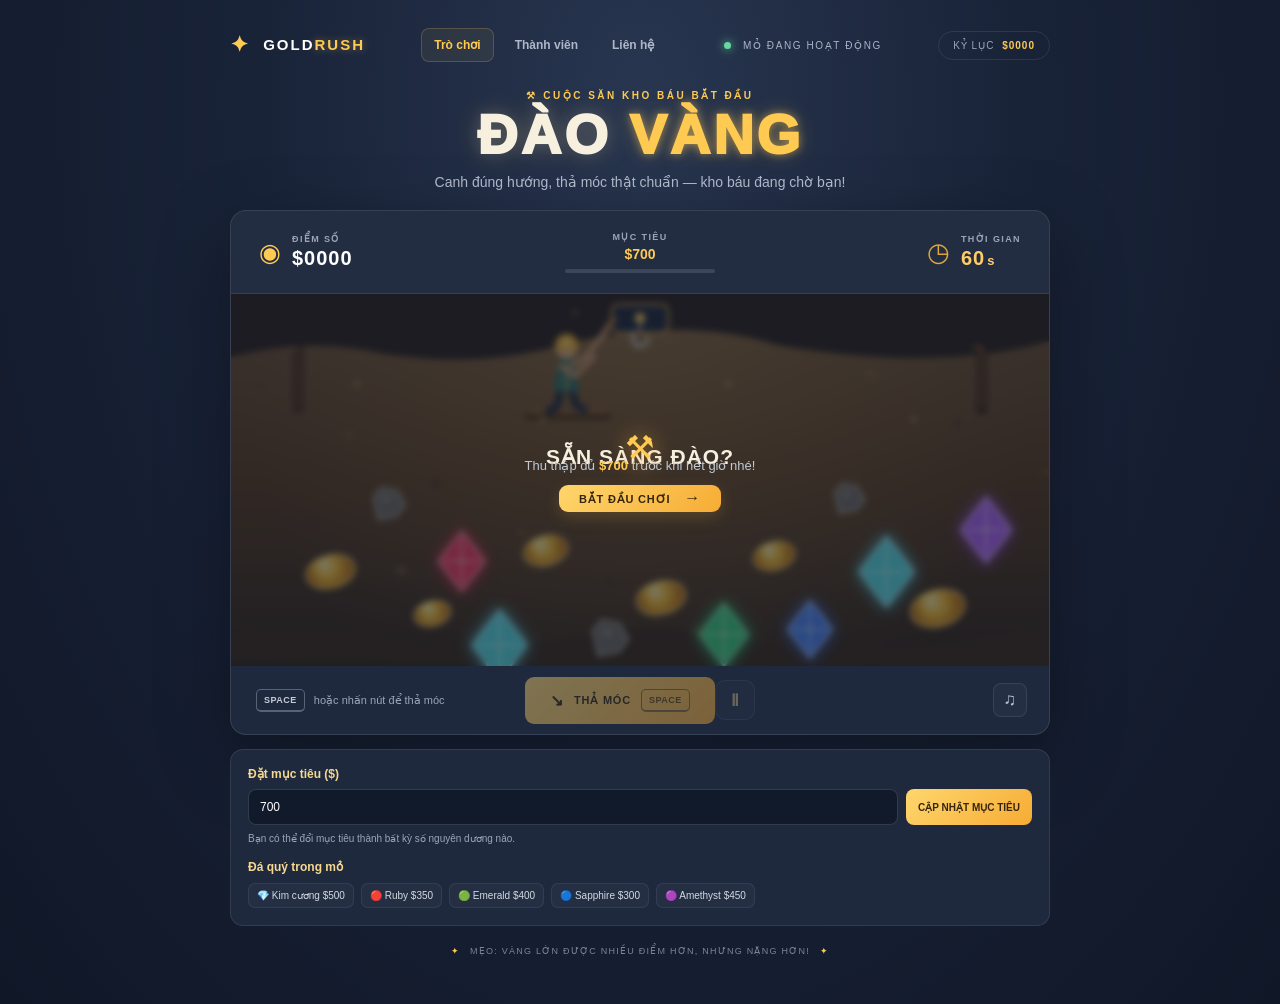
<file: index.html>
<!DOCTYPE html>
<html lang="vi">
<head>
    <meta charset="UTF-8">
    <meta name="viewport" content="width=device-width, initial-scale=1.0">
    <meta http-equiv="refresh" content="0; url=pages/index.html">
    <title>Đào Vàng — GoldRush</title>
</head>
<body>
    <p>Đang mở trò chơi… Nếu trang không tự chuyển, <a href="pages/index.html">bấm vào đây</a>.</p>
</body>
</html>
</file>
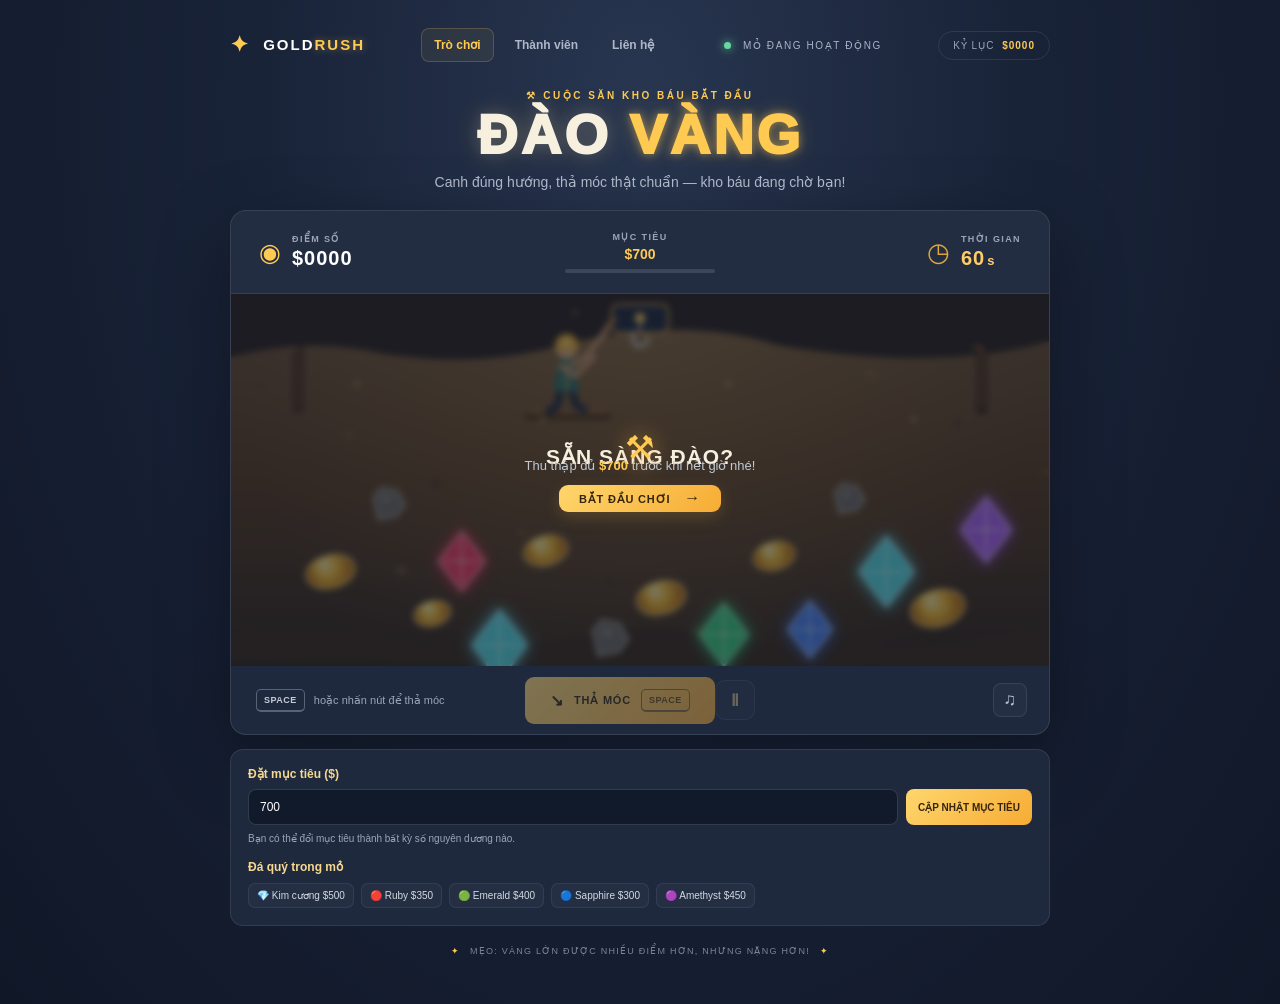
<file: pages/index.html>
<!DOCTYPE html>
<html lang="vi">
<head>
    <meta charset="UTF-8">
    <meta name="viewport" content="width=device-width, initial-scale=1.0">
    <meta name="theme-color" content="#151d30">
    <title>Đào Vàng — Cuộc săn kho báu</title>
    <link rel="stylesheet" href="../css/style.css">
    <link rel="stylesheet" href="../css/nav.css">
    <link rel="stylesheet" href="../css/game.css">
</head>
<body>
    <main class="game-shell">
        <header class="topbar">
            <a class="brand" href="index.html" aria-label="Đào Vàng trang chủ"><span class="brand-icon">✦</span> GOLD<span>RUSH</span></a>
            <nav class="page-nav" aria-label="Điều hướng chính">
                <a class="active" href="index.html" aria-current="page">Trò chơi</a>
                <a href="members.html">Thành viên</a>
                <a href="contact.html">Liên hệ</a>
            </nav>
            <div class="top-note"><span class="live-dot"></span> MỎ ĐANG HOẠT ĐỘNG</div>
            <div class="level-pill record-pill">KỶ LỤC <b id="bestScore">$0000</b></div>
        </header>

        <section class="intro">
            <div class="eyebrow">⚒ CUỘC SĂN KHO BÁU BẮT ĐẦU</div>
            <h1>ĐÀO <span>VÀNG</span></h1>
            <p>Canh đúng hướng, thả móc thật chuẩn — kho báu đang chờ bạn!</p>
        </section>

        <section class="game-card" aria-label="Trò chơi đào vàng">
            <div class="hud">
                <div class="hud-stat"><span class="stat-icon coin-icon">◉</span><div><small>ĐIỂM SỐ</small><strong id="score">$0000</strong></div></div>
                <div class="target"><span>MỤC TIÊU</span><strong id="target">$700</strong><div class="progress-track"><i id="progress"></i></div></div>
                <div class="hud-stat timer-stat"><span class="stat-icon">◷</span><div><small>THỜI GIAN</small><strong id="timer">60<span>s</span></strong></div></div>
            </div>

            <div class="mine-wrap">
                <canvas id="mine" aria-label="Mỏ vàng. Nhấn nút Thả móc để chơi." role="img"></canvas>
                <div id="feverBadge" class="fever-badge" aria-live="polite" hidden></div>
                <div id="toast" class="toast" aria-live="polite"></div>
                <div class="overlay" id="overlay">
                    <div class="overlay-card"><div class="overlay-pick">⚒</div><h2 id="overlay-title">SẴN SÀNG ĐÀO?</h2><p id="overlay-copy">Thu thập đủ <b>$700</b> trước khi hết giờ nhé!</p><button id="startBtn" class="primary-btn">BẮT ĐẦU CHƠI <span>→</span></button></div>
                </div>
            </div>

            <div class="controls">
                <div class="hint"><span class="keycap">SPACE</span><span>hoặc nhấn nút để thả móc</span></div>
                <button id="dropBtn" class="drop-btn" disabled><span class="hook-icon">↘</span> THẢ MÓC <span class="button-key">SPACE</span></button>
                <button id="pauseBtn" class="pause-btn" type="button" disabled aria-label="Tạm dừng trò chơi" title="Tạm dừng">Ⅱ</button>
                <button id="soundBtn" class="sound-btn" aria-label="Bật tắt âm thanh" title="Bật tắt âm thanh">♫</button>
            </div>
        </section>
        <section class="bonus-tools" aria-label="Tùy chỉnh trò chơi">
            <form id="targetForm" class="money-form">
                <label for="targetAmount">Đặt mục tiêu ($)</label>
                <div class="money-entry"><input id="targetAmount" type="number" min="1" step="1" inputmode="numeric" placeholder="Ví dụ: 5000" required><button type="submit">CẬP NHẬT MỤC TIÊU</button></div>
                <small>Bạn có thể đổi mục tiêu thành bất kỳ số nguyên dương nào.</small>
            </form>
            <div class="gem-guide"><strong>Đá quý trong mỏ</strong><span>💎 Kim cương $500</span><span>🔴 Ruby $350</span><span>🟢 Emerald $400</span><span>🔵 Sapphire $300</span><span>🟣 Amethyst $450</span></div>
        </section>
        <footer><span>✦</span> MẸO: VÀNG LỚN ĐƯỢC NHIỀU ĐIỂM HƠN, NHƯNG NẶNG HƠN! <span>✦</span></footer>
    </main>
    <script src="../js/script.js"></script>
</body>
</html>
</file>
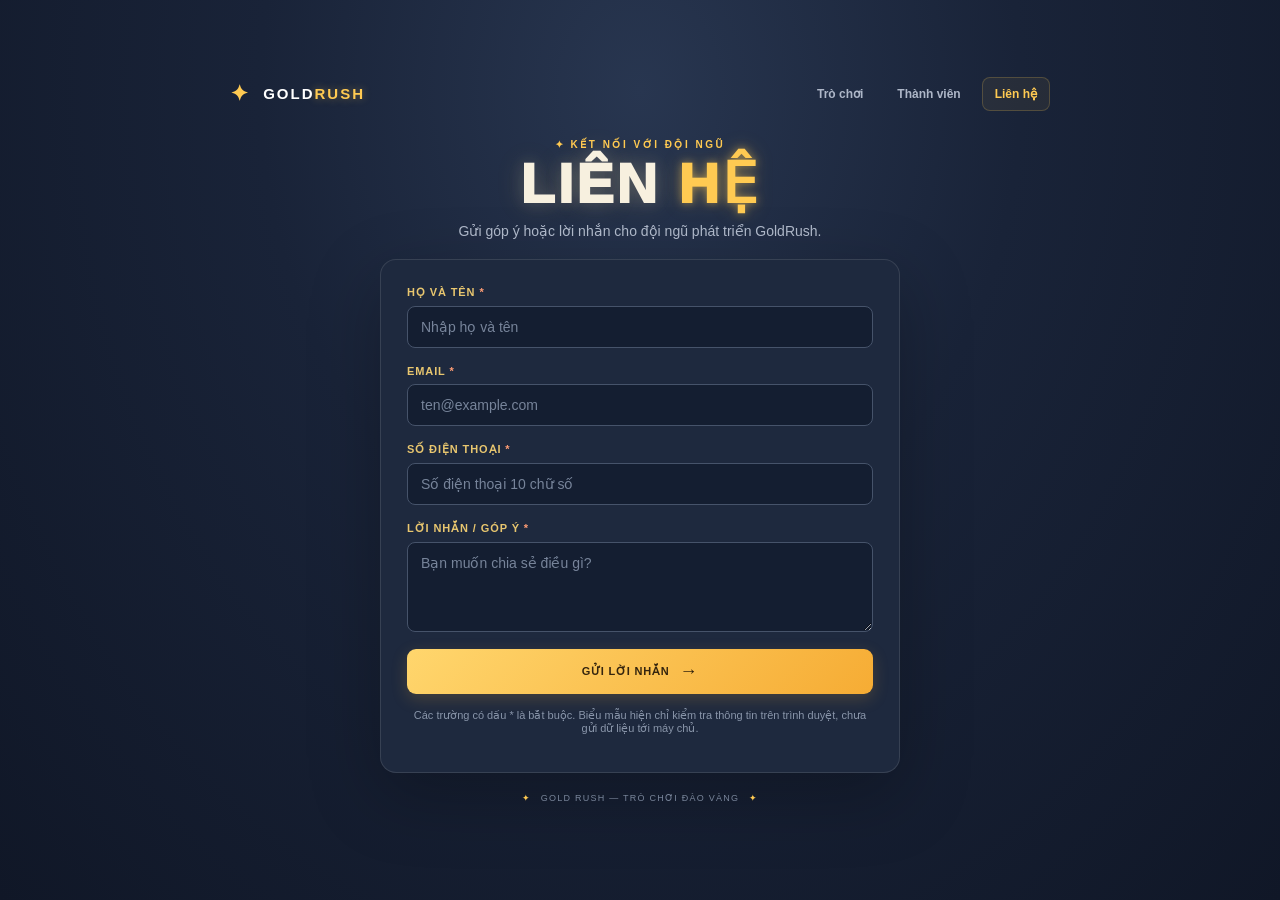
<file: pages/contact.html>
<!DOCTYPE html>
<html lang="vi">
<head>
    <meta charset="UTF-8">
    <meta name="viewport" content="width=device-width, initial-scale=1.0">
    <meta name="theme-color" content="#151d30">
    <title>Liên hệ — GoldRush</title>
    <link rel="stylesheet" href="../css/style.css">
    <link rel="stylesheet" href="../css/contact.css">
    <link rel="stylesheet" href="../css/nav.css">
</head>
<body>
    <main class="game-shell">
        <header class="topbar">
            <a class="brand" href="index.html" aria-label="GoldRush — trang chủ"><span class="brand-icon">✦</span> GOLD<span>RUSH</span></a>
            <nav class="page-nav" aria-label="Điều hướng chính">
                <a href="index.html">Trò chơi</a>
                <a href="members.html">Thành viên</a>
                <a class="active" href="contact.html" aria-current="page">Liên hệ</a>
            </nav>
        </header>

        <section class="intro">
            <div class="eyebrow">✦ KẾT NỐI VỚI ĐỘI NGŨ</div>
            <h1>LIÊN <span>HỆ</span></h1>
            <p>Gửi góp ý hoặc lời nhắn cho đội ngũ phát triển GoldRush.</p>
        </section>

        <section class="contact-card" aria-label="Biểu mẫu liên hệ">
            <form id="minerForm" novalidate>
                <div class="form-group">
                    <label for="fullname">HỌ VÀ TÊN <span aria-hidden="true">*</span></label>
                    <input type="text" id="fullname" name="fullname" autocomplete="name" placeholder="Nhập họ và tên" aria-describedby="fullnameError" required>
                    <small class="error-msg" id="fullnameError"></small>
                </div>
                <div class="form-group">
                    <label for="email">EMAIL <span aria-hidden="true">*</span></label>
                    <input type="email" id="email" name="email" autocomplete="email" placeholder="ten@example.com" aria-describedby="emailError" required>
                    <small class="error-msg" id="emailError"></small>
                </div>
                <div class="form-group">
                    <label for="phone">SỐ ĐIỆN THOẠI <span aria-hidden="true">*</span></label>
                    <input type="tel" id="phone" name="phone" autocomplete="tel" inputmode="tel" placeholder="Số điện thoại 10 chữ số" aria-describedby="phoneError" required>
                    <small class="error-msg" id="phoneError"></small>
                </div>
                <div class="form-group">
                    <label for="message">LỜI NHẮN / GÓP Ý <span aria-hidden="true">*</span></label>
                    <textarea id="message" name="message" rows="4" placeholder="Bạn muốn chia sẻ điều gì?" aria-describedby="messageError" required></textarea>
                    <small class="error-msg" id="messageError"></small>
                </div>
                <button type="submit" class="drop-btn contact-submit">GỬI LỜI NHẮN <span aria-hidden="true">→</span></button>
            </form>
            <div id="successAlert" class="success-alert" role="status" aria-live="polite" hidden>Cảm ơn bạn! Thông tin đã được kiểm tra hợp lệ.</div>
            <p class="form-note">Các trường có dấu * là bắt buộc. Biểu mẫu hiện chỉ kiểm tra thông tin trên trình duyệt, chưa gửi dữ liệu tới máy chủ.</p>
        </section>
        <footer><span>✦</span> GOLD RUSH — TRÒ CHƠI ĐÀO VÀNG <span>✦</span></footer>
    </main>
    <script src="../js/contact.js"></script>
</body>
</html>
</file>
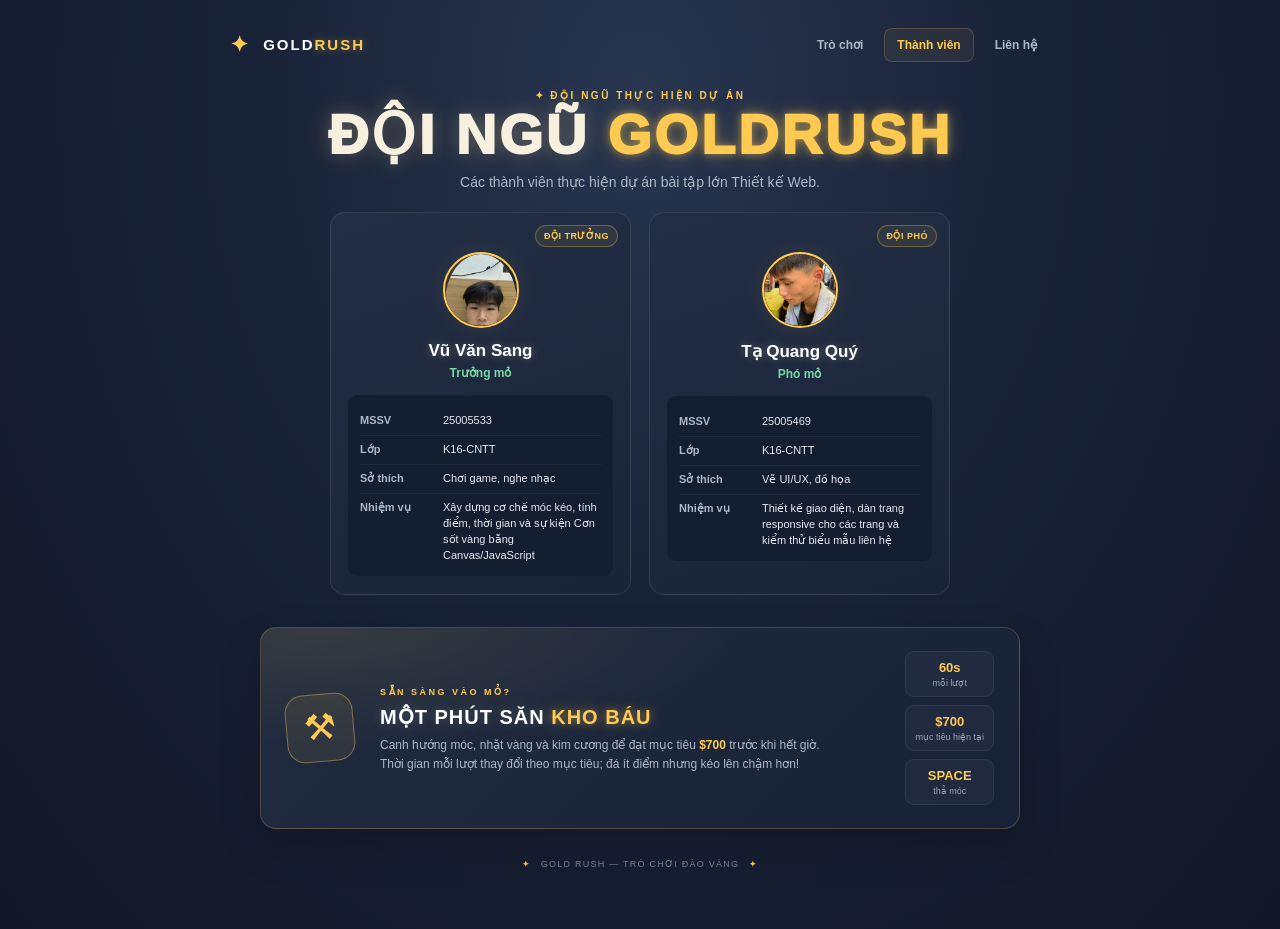
<file: pages/members.html>
<!DOCTYPE html>
<html lang="vi">
<head>
    <meta charset="UTF-8">
    <meta name="viewport" content="width=device-width, initial-scale=1.0">
    <meta name="theme-color" content="#151d30">
    <title>Thành viên — GoldRush</title>
    <link rel="stylesheet" href="../css/style.css">
    <link rel="stylesheet" href="../css/members.css">
    <link rel="stylesheet" href="../css/nav.css">
</head>
<body>
    <main class="game-shell members-shell">
        <header class="topbar">
            <a class="brand" href="index.html" aria-label="GoldRush — trang chủ"><span class="brand-icon">✦</span> GOLD<span>RUSH</span></a>
            <nav class="page-nav" aria-label="Điều hướng chính">
                <a href="index.html">Trò chơi</a>
                <a class="active" href="members.html" aria-current="page">Thành viên</a>
                <a href="contact.html">Liên hệ</a>
            </nav>
        </header>

        <section class="intro">
            <div class="eyebrow">✦ ĐỘI NGŨ THỰC HIỆN DỰ ÁN</div>
            <h1>ĐỘI NGŨ <span>GOLDRUSH</span></h1>
            <p>Các thành viên thực hiện dự án bài tập lớn Thiết kế Web.</p>
        </section>

        <section class="member-grid" aria-label="Danh sách thành viên">
            <article class="miner-card">
                <span class="badge">ĐỘI TRƯỞNG</span>
                <div class="avatar-box"><img src="../images/anh1.jpg" alt="Ảnh đại diện Vũ Văn Sang" loading="lazy"></div>
                <h2 class="miner-name">Vũ Văn Sang</h2>
                <p class="miner-role">Trưởng mỏ</p>
                <dl class="info-list">
                    <div><dt>MSSV</dt><dd>25005533</dd></div>
                    <div><dt>Lớp</dt><dd>K16-CNTT</dd></div>
                    <div><dt>Sở thích</dt><dd>Chơi game, nghe nhạc</dd></div>
                    <div><dt>Nhiệm vụ</dt><dd>Xây dựng cơ chế móc kéo, tính điểm, thời gian và sự kiện Cơn sốt vàng bằng Canvas/JavaScript</dd></div>
                </dl>
            </article>
            <article class="miner-card">
                <span class="badge">ĐỘI PHÓ</span>
                <div class="avatar-box"><img src="../images/anh2.jpg" alt="Ảnh đại diện Tạ Quang Quý" loading="lazy"></div>
                <h2 class="miner-name">Tạ Quang Quý</h2>
                <p class="miner-role">Phó mỏ</p>
                <dl class="info-list">
                    <div><dt>MSSV</dt><dd>25005469</dd></div>
                    <div><dt>Lớp</dt><dd>K16-CNTT</dd></div>
                    <div><dt>Sở thích</dt><dd>Vẽ UI/UX, đồ họa</dd></div>
                    <div><dt>Nhiệm vụ</dt><dd>Thiết kế giao diện, dàn trang responsive cho các trang và kiểm thử biểu mẫu liên hệ</dd></div>
                </dl>
            </article>
        </section>
        <section class="game-intro-card" aria-labelledby="game-intro-title">
            <div class="game-intro-mark" aria-hidden="true">⚒</div>
            <div class="game-intro-copy">
                <span class="eyebrow">SẴN SÀNG VÀO MỎ?</span>
                <h2>MỘT PHÚT SĂN <span>KHO BÁU</span></h2>
                <p>Canh hướng móc, nhặt vàng và kim cương để đạt mục tiêu <strong id="memberTargetAmount">$700</strong> trước khi hết giờ. Thời gian mỗi lượt thay đổi theo mục tiêu; đá ít điểm nhưng kéo lên chậm hơn!</p>
            </div>
            <div class="game-facts" aria-label="Thông tin màn chơi">
                <div><strong id="memberTime">60s</strong><span>mỗi lượt</span></div>
                <div><strong id="memberTargetFact">$700</strong><span>mục tiêu hiện tại</span></div>
                <div><strong>SPACE</strong><span>thả móc</span></div>
            </div>
        </section>
        <footer><span>✦</span> GOLD RUSH — TRÒ CHƠI ĐÀO VÀNG <span>✦</span></footer>
    </main>
    <script>
        (() => {
            const fallbackTarget = 700;
            let target = fallbackTarget;
            try {
                const savedTarget = Number(localStorage.getItem('goldRushTarget'));
                if (Number.isSafeInteger(savedTarget) && savedTarget > 0) target = savedTarget;
            } catch {}
            const time = Math.ceil(60 * Math.sqrt(target / fallbackTarget));
            document.querySelector('#memberTargetAmount').textContent = `$${target}`;
            document.querySelector('#memberTargetFact').textContent = `$${target}`;
            document.querySelector('#memberTime').textContent = `${time}s`;
        })();
    </script>
</body>
</html>
</file>
<file: css/style.css>
:root {
    color-scheme:dark;
    --ink:#f7f0df;
    --muted:#9ba4b8;
    --gold:#ffca52;
    --panel:#202a40;
    --line:rgba(255,255,255,.09)
}
* {
    box-sizing:border-box
}
body {
    margin:0;
    min-height:100vh;
    background:radial-gradient(ellipse at 50% 10%,#283650 0,#192338 42%,#101727 100%);
    color:var(--ink);
    font-family:Inter,"Segoe UI",sans-serif;
    display:flex;
    justify-content:center;
    align-items:flex-start;
    padding:28px 16px
}
.game-shell {
    width:min(820px,100%);
    margin:auto 0
}
.topbar {
    display:flex;
    align-items:center;
    justify-content:space-between;
    height:34px
}
.brand {
    font-weight:900;
    letter-spacing:2px;
    color:#fff;
    text-decoration:none;
    font-size:15px
}
.brand span:last-child {
    color:var(--gold);
    text-shadow:0 0 8px #ffca5266
}
.brand-icon {
    color:var(--gold);
    font-size:22px;
    vertical-align:-2px;
    margin-right:7px
}
.top-note {
    font-size:10px;
    letter-spacing:1.6px;
    color:#aab4c7
}
.live-dot {
    display:inline-block;
    width:7px;
    height:7px;
    border-radius:100%;
    background:#68d8a1;
    margin-right:8px;
    box-shadow:0 0 10px #68d8a1
}
.level-pill {
    border:1px solid var(--line);
    border-radius:20px;
    padding:8px 14px;
    font-size:10px;
    letter-spacing:1px;
    color:var(--muted)
}
.level-pill b {
    color:var(--gold);
    margin-left:5px
}
.intro {
    text-align:center;
    padding:28px 0 20px
}
.eyebrow {
    font-size:10px;
    letter-spacing:2.5px;
    color:var(--gold);
    font-weight:800
}
.intro h1 {
    margin:6px 0 2px;
    font-size:clamp(38px,7vw,56px);
    line-height:1;
    letter-spacing:3px;
    font-weight:950;
    text-shadow:0 0 16px #f7f0df25,0 0 28px #ffca5230
}
.intro h1 span {
    color:var(--gold);
    text-shadow:0 0 8px #ffca5280,0 0 20px #ffca5245
}
.intro p {
    color:#aeb7c8;
    font-size:14px;
    margin:11px 0 0
}
.game-card {
    overflow:hidden;
    background:#1e293e;
    border:1px solid rgba(255,255,255,.11);
    border-radius:16px;
    box-shadow:0 22px 70px rgba(0,0,0,.35)
}
.hud {
    height:83px;
    display:grid;
    grid-template-columns:1fr 1fr 1fr;
    align-items:center;
    padding:0 28px;
    border-bottom:1px solid var(--line);
    background:rgba(255,255,255,.018)
}
.hud-stat {
    display:flex;
    align-items:center;
    gap:11px
}
.hud-stat:last-child {
    justify-content:flex-end
}
.stat-icon {
    font-size:26px;
    color:#e1a83a
}
.coin-icon {
    font-size:25px;
    color:var(--gold)
}
.hud-stat small,.target span {
    display:block;
    font-size:9px;
    letter-spacing:1.4px;
    color:#99a5b8;
    font-weight:700
}
.hud-stat strong {
    display:block;
    margin-top:3px;
    font-size:20px;
    letter-spacing:1px;
    color:#fff
}
.timer-stat strong {
    color:#ffcc67
}
.timer-stat strong span {
    font-size:13px;
    margin-left:2px
}
.target {
    text-align:center;
    width:150px;
    justify-self:center
}
.target strong {
    display:block;
    font-size:14px;
    margin:4px 0 7px;
    color:var(--gold)
}
.progress-track {
    height:4px;
    background:#3d4658;
    border-radius:5px;
    overflow:hidden
}
.progress-track i {
    display:block;
    width:0;
    height:100%;
    background:linear-gradient(90deg,#e9a52c,#ffdc6e);
    border-radius:5px;
    transition:width .3s
}
.mine-wrap {
    position:relative;
    background:#57402d;
    line-height:0
}
.mine-wrap canvas {
    display:block;
    width:100%;
    height:auto;
    aspect-ratio:780/355
}
.overlay {
    position:absolute;
    inset:0;
    display:grid;
    place-items:center;
    background:rgba(12,18,30,.55);
    backdrop-filter:blur(3px);
    transition:opacity .25s
}
.overlay.hidden {
    opacity:0;
    pointer-events:none
}
.overlay-card {
    text-align:center;
    padding:24px
}
.overlay-pick {
    font-size:33px;
    color:var(--gold);
    filter:drop-shadow(0 4px 12px #e39f35)
}
.overlay-card h2 {
    font-size:21px;
    letter-spacing:1px;
    margin:9px 0
}
.overlay-card p {
    font-size:13px;
    color:#c0c8d4;
    margin:0 0 19px
}
.overlay-card p b {
    color:var(--gold)
}
button {
    font:inherit
}
button:focus-visible,a:focus-visible {
    outline:2px solid var(--gold);
    outline-offset:3px
}
.primary-btn,.drop-btn {
    border:0;
    border-radius:9px;
    background:linear-gradient(135deg,#ffd66d,#f6ac34);
    color:#35250e;
    font-weight:900;
    letter-spacing:.8px;
    cursor:pointer;
    box-shadow:0 5px 16px #e4a33835;
    transition:transform .15s,filter .15s
}
.primary-btn {
    padding:13px 20px;
    font-size:11px
}
.primary-btn span {
    font-size:16px;
    margin-left:10px
}
.primary-btn:hover,.drop-btn:not(:disabled):hover {
    transform:translateY(-2px);
    filter:brightness(1.08)
}
.controls {
    height:68px;
    display:flex;
    align-items:center;
    justify-content:center;
    position:relative;
    padding:0 24px
}
.hint {
    position:absolute;
    left:25px;
    display:flex;
    align-items:center;
    gap:9px;
    color:#9ba6b8;
    font-size:11px
}
.keycap,.button-key {
    padding:5px 7px;
    border:1px solid #596276;
    border-bottom-width:2px;
    border-radius:5px;
    color:#c5cbd5;
    font-size:9px;
    font-weight:800;
    letter-spacing:.5px
}
.drop-btn {
    padding:12px 25px;
    font-size:11px;
    display:flex;
    gap:10px;
    align-items:center
}
.drop-btn:disabled {
    opacity:.43;
    cursor:not-allowed;
    box-shadow:none
}
.hook-icon {
    font-size:16px
}
.button-key {
    border-color:#876b35;
    color:#67480f
}
.sound-btn {
    position:absolute;
    right:22px;
    border:1px solid var(--line);
    color:#bdc5d4;
    background:#ffffff08;
    border-radius:8px;
    width:34px;
    height:34px;
    font-size:17px;
    cursor:pointer
}
.sound-btn.muted {
    opacity:.45
}
footer {
    text-align:center;
    color:#79859a;
    font-size:9px;
    letter-spacing:1.25px;
    padding:20px 8px
}
footer span {
    color:var(--gold);
    padding:0 6px
}
.toast {
    position:absolute;
    top:18px;
    left:50%;
    transform:translate(-50%,-8px);
    padding:8px 14px;
    background:#182237eF;
    border:1px solid #ffca5270;
    border-radius:20px;
    color:#ffdf8b;
    font-size:12px;
    font-weight:800;
    opacity:0;
    transition:.2s;
    pointer-events:none;
    white-space:nowrap
}
.toast.show {
    opacity:1;
    transform:translate(-50%,0)
}
@media(max-width:580px) {
    body {
        padding:18px 12px
    }
    .intro {
        padding:24px 0 18px
    }
    .intro p {
        font-size:12px
    }
    .hud {
        height:70px;
        padding:0 14px
    }
    .hud-stat {
        gap:7px
    }
    .stat-icon {
        font-size:20px
    }
    .hud-stat strong {
        font-size:16px
    }
    .hud-stat small,.target span {
        font-size:8px;
        letter-spacing:.8px
    }
    .target {
        width:100px
    }
    .controls {
        height:64px
    }
    .hint {
        display:none
    }
    .drop-btn {
        padding:12px 20px
    }
    .sound-btn {
        right:12px
    }
    footer {
        font-size:8px;
        line-height:1.6
    }
    .top-note {
        font-size:8px;
        letter-spacing:.8px
    }
    .topbar {
        height:auto;
        flex-wrap:wrap;
        gap:10px
    }
    .topbar .page-nav {
        order:3;
        width:100%;
        justify-content:center
    }
    .top-note {
        margin-left:auto
    }

}
</file>
<file: css/nav.css>
.page-nav {
    display:flex;
    align-items:center;
    gap:8px;
    white-space:nowrap
}
.page-nav a {
    padding:9px 12px;
    border:1px solid transparent;
    border-radius:8px;
    color:#aeb7c8;
    text-decoration:none;
    font-size:12px;
    font-weight:700;
    transition:color .2s,border-color .2s,background .2s
}
.page-nav a:hover,.page-nav a:focus-visible {
    color:#fff;
    border-color:var(--line);
    outline:none
}
.page-nav a.active {
    color:var(--gold);
    background:#ffca5210;
    border-color:#ffca5233
}
@media(max-width:580px) {
    .topbar {
        gap:6px
    }
    .page-nav {
        gap:2px
    }
    .page-nav a {
        padding:8px 7px;
        font-size:10px
    }
    .top-note,.topbar>.level-pill {
        display:none
    }

}
</file>
<file: css/game.css>
.fever-badge {
    position:absolute;
    z-index:1;
    top:14px;
    right:14px;
    padding:8px 12px;
    border:1px solid #ffe681aa;
    border-radius:999px;
    background:#30230deF;
    color:#ffe681;
    font-size:11px;
    font-weight:900;
    letter-spacing:.6px;
    box-shadow:0 0 18px #ffd84b88;
    animation:fever-pulse .7s ease-in-out infinite alternate
}
.fever-badge[hidden] {
    display:none
}
.pause-btn {
    display:grid;
    width:40px;
    height:40px;
    place-items:center;
    border:1px solid #ffffff24;
    border-radius:10px;
    background:#ffffff0b;
    color:#f4d98d;
    font-size:16px;
    font-weight:900;
    cursor:pointer;
    transition:background .2s,border-color .2s,transform .2s
}
.pause-btn:hover:not(:disabled) {
    transform:translateY(-2px);
    border-color:#ffca5277;
    background:#ffca5215
}
.pause-btn:disabled {
    opacity:.35;
    cursor:not-allowed
}
.pause-btn:focus-visible {
    outline:2px solid var(--gold);
    outline-offset:2px
}
.record-pill b {
    color:var(--gold);
    margin-left:4px
}
@keyframes fever-pulse {
    from {
        transform:scale(1);
        box-shadow:0 0 10px #ffd84b55
    }
    to {
        transform:scale(1.04);
        box-shadow:0 0 22px #ffd84baa
    }

}
@media(max-width:580px) {
    .fever-badge {
        top:9px;
        right:9px;
        padding:6px 9px;
        font-size:9px
    }

}
.bonus-tools {
    display:grid;
    grid-template-columns:1fr;
    gap:16px;
    margin:14px 0 0;
    padding:17px;
    border:1px solid #ffffff17;
    border-radius:13px;
    background:#1e293e
}
.money-form {
    display:grid;
    align-content:center;
    gap:8px
}
.money-form label,.gem-guide strong {
    color:#f5d991;
    font-size:12px;
    font-weight:800
}
.money-entry {
    display:flex;
    gap:8px
}
.money-entry input {
    min-width:0;
    flex:1;
    padding:10px 11px;
    border:1px solid #ffffff24;
    border-radius:8px;
    background:#111a2b;
    color:#fff;
    font:inherit;
    font-size:12px
}
.money-entry input:focus {
    outline:2px solid #ffca5277
}
.money-entry button {
    padding:0 12px;
    border:0;
    border-radius:8px;
    background:linear-gradient(135deg,#ffd66d,#f6ac34);
    color:#35250e;
    font-size:10px;
    font-weight:900;
    cursor:pointer
}
.money-form small {
    color:#9ba6b8;
    font-size:10px
}
.gem-guide {
    display:flex;
    flex-wrap:wrap;
    align-content:center;
    gap:7px
}
.bonus-tools .gem-guide {
    grid-column:1 / -1
}
.gem-guide strong {
    width:100%;
    margin-bottom:2px
}
.gem-guide span {
    padding:6px 8px;
    border:1px solid #ffffff12;
    border-radius:7px;
    background:#ffffff08;
    color:#d4d9e2;
    font-size:10px
}
@media(max-width:580px) {
    .bonus-tools {
        grid-template-columns:1fr
    }
    .money-entry button {
        font-size:9px
    }

}
</file>
<file: css/contact.css>
.page-nav {
    display:flex;
    align-items:center;
    gap:8px
}
.page-nav a {
    padding:9px 12px;
    border:1px solid transparent;
    border-radius:8px;
    color:#aeb7c8;
    text-decoration:none;
    font-size:12px;
    font-weight:700;
    transition:color .2s,border-color .2s,background .2s
}
.page-nav a:hover,.page-nav a:focus-visible {
    color:#fff;
    border-color:var(--line);
    outline:none
}
.page-nav a.active {
    color:var(--gold);
    background:#ffca5210;
    border-color:#ffca5233
}
.contact-card {
    width:min(520px,100%);
    margin:0 auto;
    padding:26px;
    background:#1e293e;
    border:1px solid rgba(255,255,255,.11);
    border-radius:16px;
    box-shadow:0 22px 70px rgba(0,0,0,.25)
}
.form-group {
    margin-bottom:17px
}
.form-group label {
    display:block;
    margin-bottom:7px;
    color:#e8c66f;
    font-size:11px;
    font-weight:800;
    letter-spacing:.9px
}
.form-group label span {
    color:#ff9d75
}
.form-group input,.form-group textarea {
    display:block;
    width:100%;
    padding:12px 13px;
    border:1px solid #46536a;
    border-radius:8px;
    background:#141e31;
    color:#f7f0df;
    font:inherit;
    font-size:14px;
    transition:border-color .2s,box-shadow .2s;
    resize:vertical
}
.form-group input::placeholder,.form-group textarea::placeholder {
    color:#77849a
}
.form-group input:focus,.form-group textarea:focus {
    outline:none;
    border-color:var(--gold);
    box-shadow:0 0 0 3px #ffca5220
}
.form-group .error {
    border-color:#f27676
}
.error-msg {
    display:block;
    min-height:0;
    margin-top:5px;
    color:#ff9292;
    font-size:12px
}
.error-msg:not(:empty) {
    min-height:16px
}
.contact-submit {
    width:100%;
    justify-content:center;
    min-height:44px
}
.contact-submit span {
    font-size:18px
}
.success-alert {
    margin-top:16px;
    padding:12px 14px;
    border:1px solid #68d8a166;
    border-radius:9px;
    background:#68d8a114;
    color:#a5f0c6;
    font-size:13px;
    line-height:1.5
}
.success-alert[hidden] {
    display:none
}
.form-note {
    margin-top:15px;
    color:#8995a9;
    font-size:11px;
    text-align:center
}
@media(max-width:580px) {
    .page-nav {
        gap:2px
    }
    .page-nav a {
        padding:8px 7px;
        font-size:10px
    }
    .contact-card {
        padding:20px 16px
    }

}
</file>
<file: css/members.css>
.page-nav {
    display:flex;
    align-items:center;
    gap:8px
}
.page-nav a {
    padding:9px 12px;
    border:1px solid transparent;
    border-radius:8px;
    color:#aeb7c8;
    text-decoration:none;
    font-size:12px;
    font-weight:700;
    transition:color .2s,border-color .2s,background .2s
}
.page-nav a:hover,.page-nav a:focus-visible {
    color:#fff;
    border-color:var(--line);
    outline:none
}
.page-nav a.active {
    color:var(--gold);
    background:#ffca5210;
    border-color:#ffca5233
}
.members-shell {
    padding-bottom:12px
}
.member-grid {
    display:grid;
    grid-template-columns:repeat(2,minmax(0,1fr));
    gap:18px;
    width:min(620px,100%);
    margin:2px auto 8px
}
.miner-card {
    position:relative;
    min-width:0;
    padding:22px 17px 18px;
    border:1px solid rgba(255,255,255,.1);
    border-radius:15px;
    background:linear-gradient(160deg,#222e45,#1a2437);
    text-align:center;
    transition:transform .2s,border-color .2s,box-shadow .2s
}
.miner-card:hover {
    transform:translateY(-4px);
    border-color:#ffca5277;
    box-shadow:0 14px 30px #0003
}
.badge {
    position:absolute;
    top:12px;
    right:12px;
    padding:5px 8px;
    border:1px solid #ffca524d;
    border-radius:20px;
    background:#ffca5214;
    color:var(--gold);
    font-size:9px;
    font-weight:800;
    letter-spacing:.5px
}
.avatar-box {
    display:grid;
    width:76px;
    height:76px;
    place-items:center;
    overflow:hidden;
    margin:17px auto 13px;
    border:2px solid #ffca52;
    border-radius:50%;
    background:radial-gradient(circle at 35% 30%,#57452a,#141e31 72%);
    color:var(--gold);
    font-size:30px;
    box-shadow:0 0 22px #ffca5218
}
.avatar-box img {
    width:100%;
    height:100%;
    border-radius:inherit;
    object-fit:cover;
    object-position:center 35%
}
.miner-name {
    margin:0;
    color:#fff;
    font-size:17px;
    font-weight:800;
    text-shadow:0 0 10px #fff4,0 0 18px #ffca5225
}
.miner-role {
    margin:5px 0 15px;
    color:#78d9a6;
    font-size:12px;
    font-weight:700
}
.info-list {
    margin:0;
    padding:12px;
    border-radius:9px;
    background:#141e31;
    text-align:left
}
.info-list div {
    display:grid;
    grid-template-columns:76px minmax(0,1fr);
    gap:7px;
    padding:6px 0;
    border-bottom:1px solid #ffffff0d;
    font-size:11px;
    line-height:1.45
}
.info-list div:last-child {
    border:0;
    padding-bottom:0
}
.info-list dt {
    color:#aeb7c8;
    font-weight:700
}
.info-list dd {
    margin:0;
    color:#e7eaf0;
    overflow-wrap:anywhere
}
.game-intro-card {
    position:relative;
    display:grid;
    grid-template-columns:76px minmax(0,1fr) auto;
    align-items:center;
    gap:18px;
    overflow:hidden;
    width:min(760px,100%);
    margin:32px auto 10px;
    padding:23px 25px;
    border:1px solid #ffca5238;
    border-radius:16px;
    background:radial-gradient(ellipse at 8% 0%,#ffca521b,transparent 42%),linear-gradient(135deg,#202b40,#182237);
    box-shadow:0 18px 42px #0003
}
.game-intro-mark {
    display:grid;
    width:68px;
    height:68px;
    place-items:center;
    border:1px solid #ffca5266;
    border-radius:18px;
    background:#ffca5214;
    color:var(--gold);
    font-size:36px;
    transform:rotate(-5deg)
}
.game-intro-copy .eyebrow {
    font-size:9px
}
.game-intro-copy h2 {
    margin:6px 0 7px;
    color:#fff;
    font-size:20px;
    letter-spacing:1px;
    text-shadow:0 0 12px #fff3
}
.game-intro-copy h2 span {
    color:var(--gold);
    text-shadow:0 0 8px #ffca5277,0 0 18px #ffca523d
}
.game-intro-copy p {
    max-width:460px;
    margin:0;
    color:#aeb7c8;
    font-size:12px;
    line-height:1.6
}
.game-intro-copy p strong {
    color:var(--gold)
}
.game-cta {
    display:inline-flex;
    align-items:center;
    gap:12px;
    margin-top:14px;
    padding:10px 14px;
    border-radius:8px;
    background:linear-gradient(135deg,#ffd66d,#f6ac34);
    color:#35250e;
    text-decoration:none;
    font-size:10px;
    font-weight:900;
    letter-spacing:.7px;
    transition:filter .2s,transform .2s
}
.game-cta:hover,.game-cta:focus-visible {
    filter:brightness(1.08);
    transform:translateY(-2px);
    outline:2px solid #fff8;
    outline-offset:2px
}
.game-cta span {
    font-size:16px
}
.game-facts {
    display:grid;
    gap:8px;
    min-width:84px
}
.game-facts div {
    display:flex;
    flex-direction:column;
    align-items:center;
    padding:8px 9px;
    border:1px solid #ffffff12;
    border-radius:9px;
    background:#ffffff08
}
.game-facts strong {
    color:var(--gold);
    font-size:13px
}
.game-facts span {
    margin-top:3px;
    color:#9ba6b8;
    font-size:9px
}
@media(max-width:580px) {
    .page-nav {
        gap:2px
    }
    .page-nav a {
        padding:8px 7px;
        font-size:10px
    }
    .member-grid {
        grid-template-columns:1fr;
        max-width:420px;
        margin-right:auto;
        margin-left:auto
    }
    .miner-card {
        padding:20px
    }

}
@media(max-width:680px) {
    .game-intro-card {
        grid-template-columns:56px minmax(0,1fr);
        gap:12px;
        padding:19px
    }
    .game-intro-mark {
        width:54px;
        height:54px;
        font-size:28px;
        border-radius:14px
    }
    .game-facts {
        grid-column:1/-1;
        grid-template-columns:repeat(3,minmax(0,1fr));
        min-width:0
    }
    .game-intro-copy h2 {
        font-size:17px
    }

}
</file>
